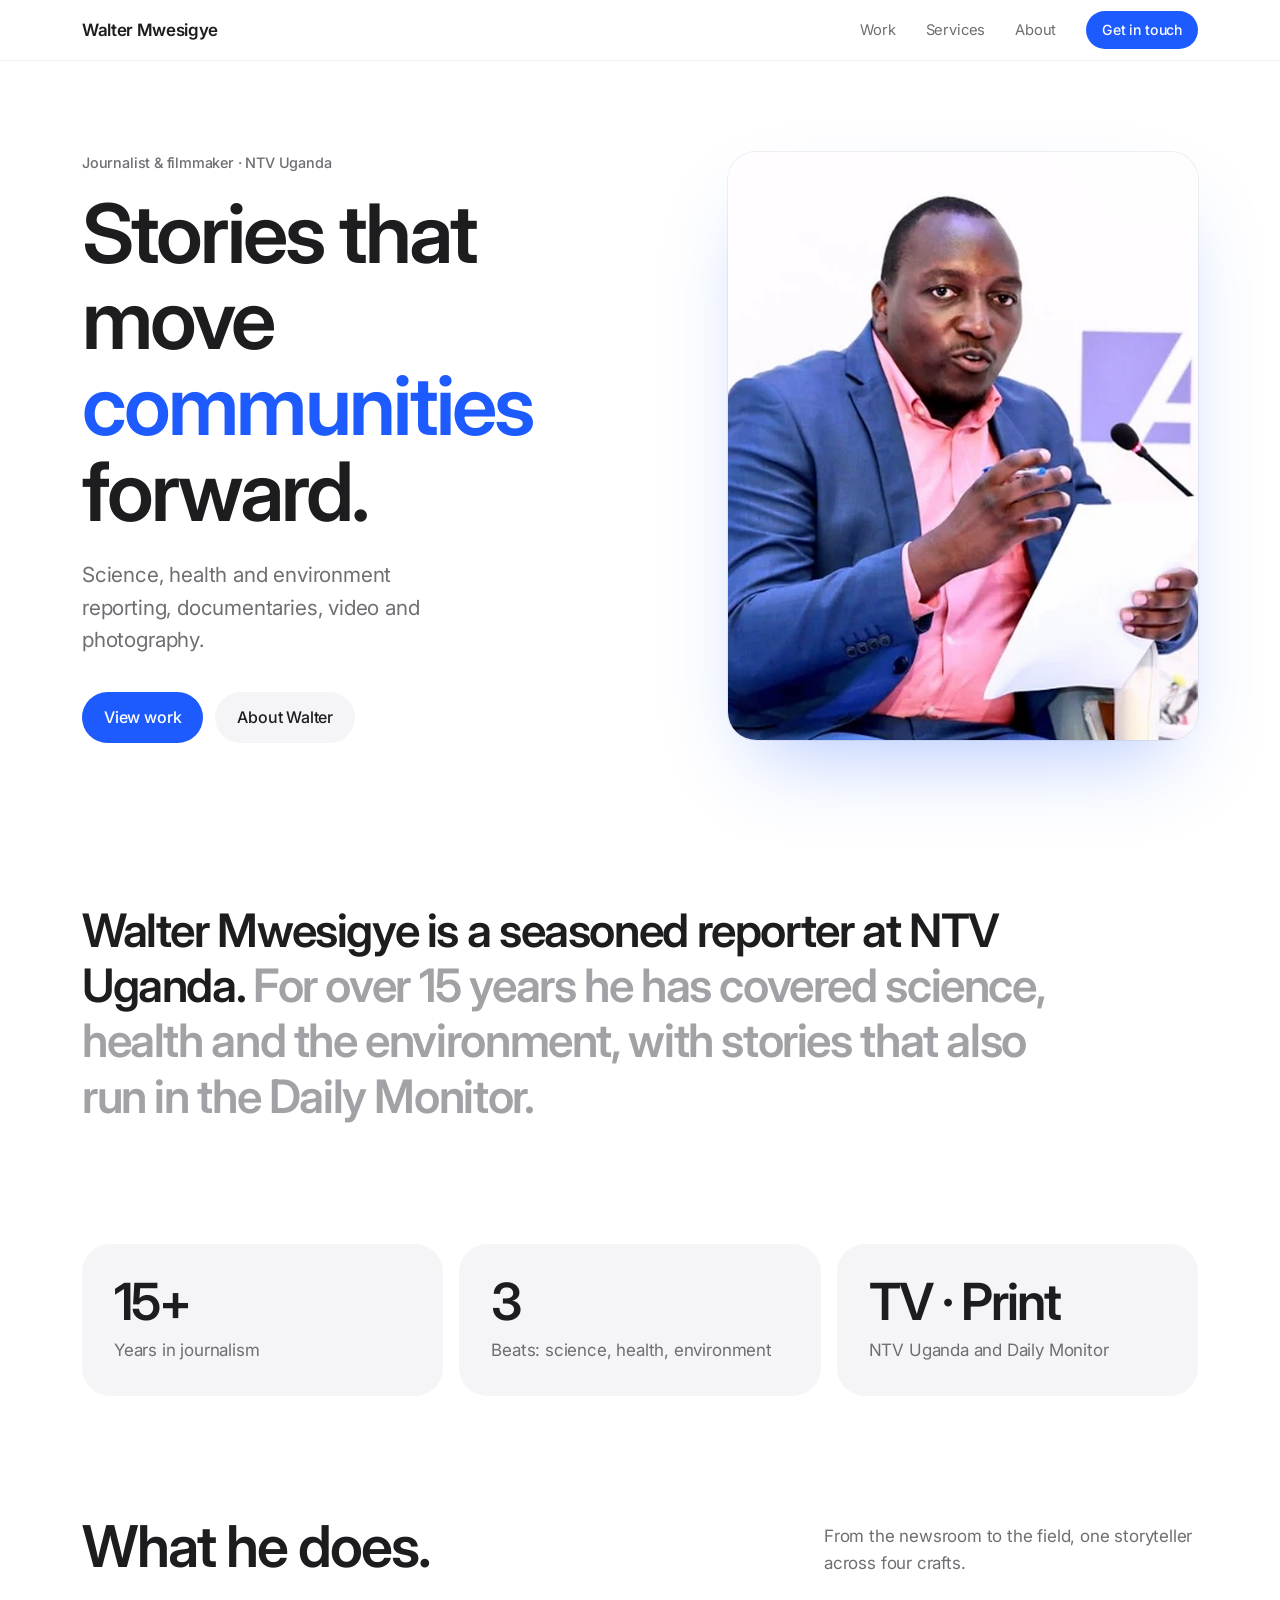
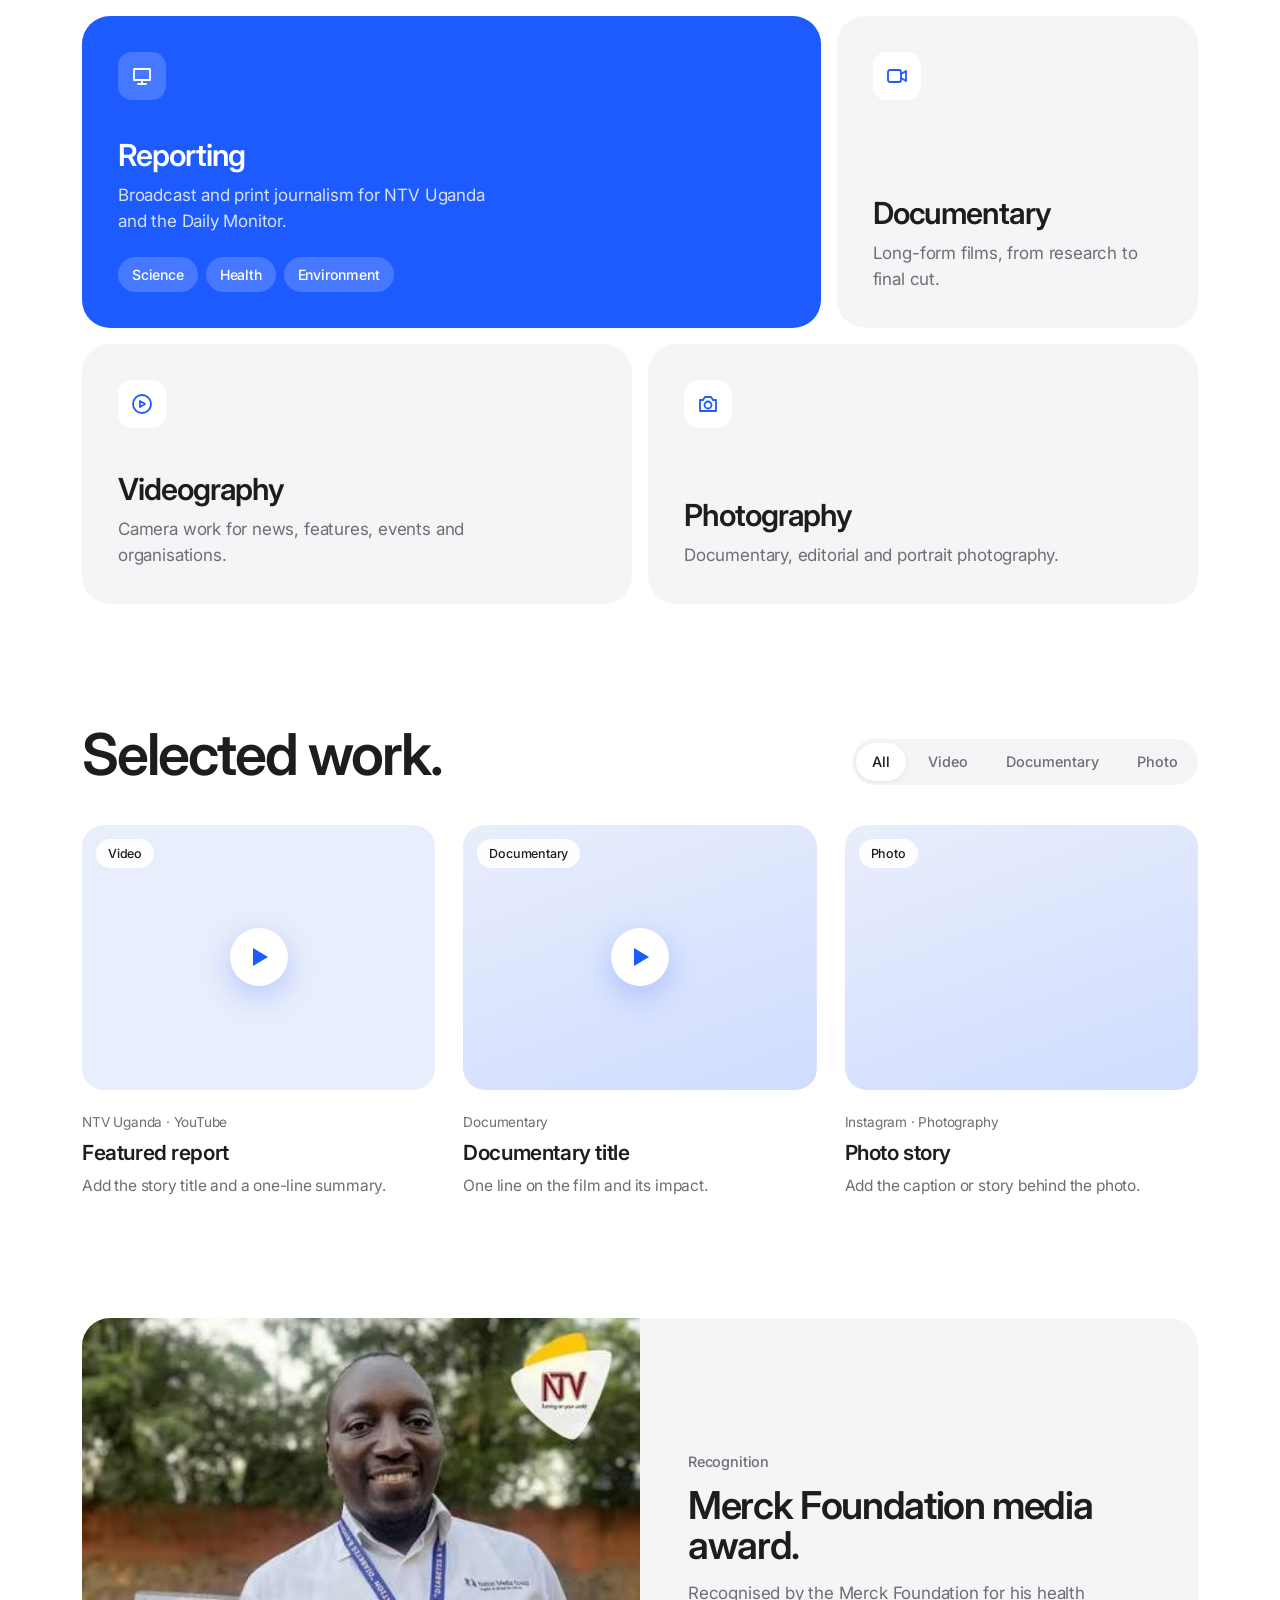
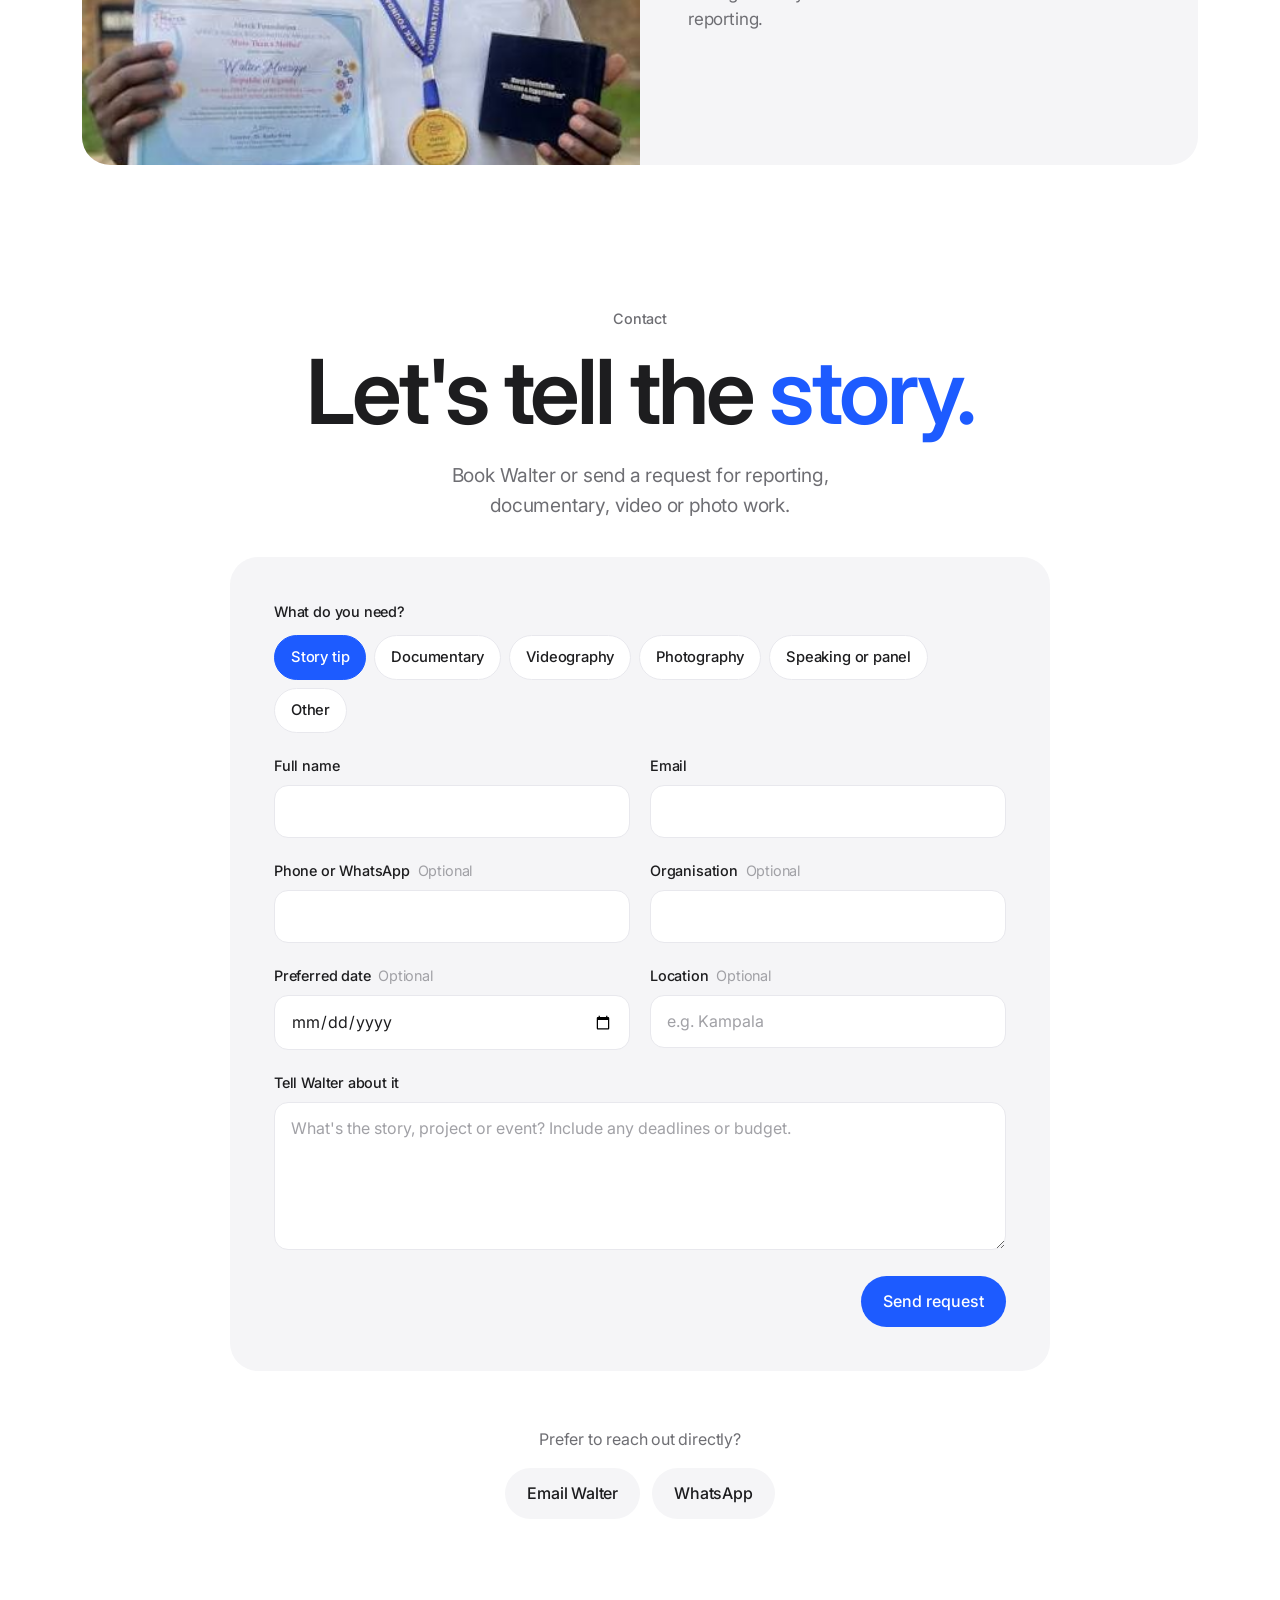
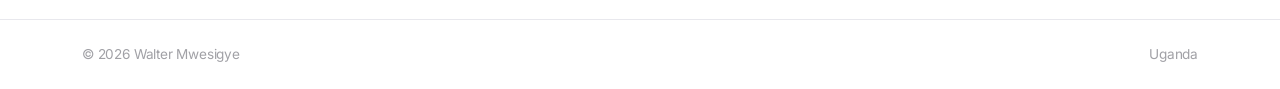
<file: index.html>
<!doctype html>
<html lang="en">
<head>
  <meta charset="utf-8">
  <meta name="viewport" content="width=device-width, initial-scale=1">
  <title>Walter Mwesigye | Journalist &amp; Filmmaker</title>
  <meta name="description" content="Walter Mwesigye is a seasoned reporter at NTV Uganda covering science, health and the environment, and a documentary producer, videographer and photographer.">
  <meta name="theme-color" content="#ffffff">
  <meta property="og:type" content="website">
  <meta property="og:title" content="Walter Mwesigye | Journalist &amp; Filmmaker">
  <meta property="og:description" content="Science, health and environment reporting, documentaries, video and photography from Uganda.">
  <meta property="og:image" content="assets/images/walter-hero.jpg">
  <link rel="icon" href="assets/favicon.svg" type="image/svg+xml">
  <link rel="preconnect" href="https://fonts.googleapis.com">
  <link rel="preconnect" href="https://fonts.gstatic.com" crossorigin>
  <link href="https://fonts.googleapis.com/css2?family=Inter:wght@400;500;600;700&display=swap" rel="stylesheet">
  <link rel="stylesheet" href="css/styles.css">
</head>
<body>
  <a class="skip" href="#main">Skip to content</a>

  <!-- All text, images and sections come from content/site.json.
       Edit them in the site editor at /admin, or in that file directly. -->
  <header class="nav" id="site-header"></header>
  <main id="main"></main>
  <footer id="site-footer"></footer>

  <noscript>
    <div class="wrap" style="padding:80px 16px">
      <h1>Walter Mwesigye</h1>
      <p>Journalist and filmmaker at NTV Uganda, covering science, health and the environment. Please turn on JavaScript to view this site.</p>
    </div>
  </noscript>

  <script type="module" src="js/main.js"></script>
</body>
</html>
</file>
<file: css/styles.css>
:root {
  --text: #1d1d1f;
  --muted: #6e6e73;
  --faint: #a1a1a6;
  --bg: #ffffff;
  --surface: #f5f5f7;
  --line: #e8e8ed;
  --blue: #1d5bff;
  --blue-dark: #0f46e0;
  --r: 28px;
}

* { box-sizing: border-box; }
html { scroll-behavior: smooth; scroll-padding-top: 72px; }
body {
  margin: 0;
  background: var(--bg);
  color: var(--text);
  font: 17px/1.55 Inter, -apple-system, BlinkMacSystemFont, "SF Pro Text", system-ui, sans-serif;
  -webkit-font-smoothing: antialiased;
  letter-spacing: -0.011em;
}
img { display: block; max-width: 100%; height: auto; }
a { color: inherit; text-decoration: none; }
button { font: inherit; }
:focus-visible { outline: 2px solid var(--blue); outline-offset: 3px; border-radius: 8px; }

.wrap { max-width: 1180px; margin: 0 auto; padding: 0 16px; }
@media (min-width: 760px) { .wrap { padding: 0 32px; } }

h1, h2, h3 { margin: 0; font-weight: 600; letter-spacing: -0.035em; line-height: 1.05; }
.eyebrow { font-size: .9rem; font-weight: 500; color: var(--muted); }
.blue { color: var(--blue); }

.skip { position: absolute; left: -999px; top: 8px; background: var(--blue); color: #fff; padding: 8px 14px; border-radius: 999px; z-index: 100; }
.skip:focus { left: 8px; }

/* Buttons */
.btn {
  display: inline-flex; align-items: center; gap: 8px;
  padding: 13px 22px; border-radius: 999px; font-weight: 500; font-size: 1rem;
  transition: transform .2s ease, background .2s ease;
}
.btn:hover { transform: translateY(-1px); }
.btn.primary { background: var(--blue); color: #fff; }
.btn.primary:hover { background: var(--blue-dark); }
.btn.secondary { background: var(--surface); color: var(--text); }
.btn.secondary:hover { background: var(--line); }

/* Nav */
.nav {
  position: sticky; top: 0; z-index: 20;
  background: rgba(255, 255, 255, .8);
  -webkit-backdrop-filter: saturate(180%) blur(20px);
  backdrop-filter: saturate(180%) blur(20px);
  border-bottom: 1px solid rgba(0, 0, 0, .05);
}
.nav .wrap { display: flex; align-items: center; justify-content: space-between; height: 60px; }
.nav .name { font-weight: 600; letter-spacing: -.02em; }
.nav nav { display: flex; align-items: center; gap: 30px; font-size: .92rem; color: var(--muted); }
.nav nav a:not(.btn):hover { color: var(--text); }
.nav .btn { padding: 8px 16px; font-size: .88rem; }
.menu-btn { display: none; width: 40px; height: 40px; border: 0; background: none; cursor: pointer; position: relative; }
.menu-btn span { position: absolute; left: 10px; right: 10px; height: 1.5px; background: var(--text); transition: transform .25s ease, top .25s ease; }
.menu-btn span:first-child { top: 16px; }
.menu-btn span:last-child { top: 23px; }
.menu-btn[aria-expanded="true"] span:first-child { top: 19.5px; transform: rotate(45deg); }
.menu-btn[aria-expanded="true"] span:last-child { top: 19.5px; transform: rotate(-45deg); }

@media (max-width: 720px) {
  .menu-btn { display: block; }
  .nav nav {
    position: absolute; top: 60px; left: 0; right: 0;
    flex-direction: column; align-items: stretch; gap: 0;
    background: #fff; padding: 8px 16px 20px;
    border-bottom: 1px solid var(--line);
    font-size: 1.15rem; color: var(--text);
    opacity: 0; pointer-events: none; transform: translateY(-8px);
    transition: opacity .2s ease, transform .2s ease;
  }
  .nav nav.open { opacity: 1; pointer-events: auto; transform: none; }
  .nav nav a:not(.btn) { padding: 14px 0; border-bottom: 1px solid var(--line); }
  .nav nav .btn { margin-top: 16px; justify-content: center; padding: 13px 22px; font-size: 1rem; }
}

/* Hero */
.hero { padding: 88px 0 40px; }
@media (max-width: 720px) { .hero { padding-top: 48px; } }
.hero-grid { display: grid; gap: 56px; align-items: center; }
@media (min-width: 940px) { .hero-grid { grid-template-columns: 1.1fr .9fr; gap: 72px; } }
.hero h1 { font-size: clamp(2.9rem, 6.4vw, 5.4rem); margin: 16px 0 24px; }
.hero .sub { font-size: 1.3rem; color: var(--muted); max-width: 30ch; margin: 0 0 36px; }
.ctas { display: flex; flex-wrap: wrap; gap: 12px; }
.portrait { position: relative; }
.portrait img {
  width: 100%; aspect-ratio: 4 / 5; object-fit: cover; object-position: center top;
  border-radius: var(--r);
  background: var(--surface);
  box-shadow: 0 0 0 1px rgba(0, 0, 0, .06), 0 40px 80px -30px rgba(29, 91, 255, .35);
}

/* Hero entrance */
.hero-text > *, .portrait { animation: rise .9s cubic-bezier(.2, .7, .2, 1) both; }
.hero-text > :nth-child(2) { animation-delay: .08s; }
.hero-text > :nth-child(3) { animation-delay: .16s; }
.hero-text > :nth-child(4) { animation-delay: .24s; }
.portrait { animation-delay: .2s; }
@keyframes rise { from { opacity: 0; transform: translateY(24px); } }

/* Statement */
.statement { padding: 120px 0; }
@media (max-width: 720px) { .statement { padding: 88px 0; } }
.statement p {
  font-size: clamp(1.7rem, 3.6vw, 2.9rem); font-weight: 600; letter-spacing: -.03em;
  line-height: 1.2; max-width: 22em; margin: 0;
}
.statement p span { color: var(--faint); }

/* Stats */
.stats { display: grid; grid-template-columns: repeat(auto-fit, minmax(220px, 1fr)); gap: 16px; }
.stat { background: var(--surface); border-radius: var(--r); padding: 32px; }
.stat b { display: block; font-size: 3.2rem; font-weight: 600; letter-spacing: -.04em; line-height: 1; }
.stat span { color: var(--muted); display: block; margin-top: 10px; }

/* Sections */
.section { padding: 120px 0 0; }
@media (max-width: 720px) { .section { padding-top: 88px; } }
.section-head { display: flex; flex-wrap: wrap; justify-content: space-between; align-items: end; gap: 20px; margin-bottom: 40px; }
.section-head h2 { font-size: clamp(2.2rem, 4.5vw, 3.6rem); }
.section-head p { color: var(--muted); margin: 0; max-width: 34ch; }

/* Bento */
.bento { display: grid; gap: 16px; grid-template-columns: 1fr; }
@media (min-width: 860px) {
  .bento { grid-template-columns: repeat(6, 1fr); }
  .b1 { grid-column: span 4; } .b2 { grid-column: span 2; }
  .b3 { grid-column: span 3; } .b4 { grid-column: span 3; }
}
.card {
  background: var(--surface); border-radius: var(--r); padding: 36px; min-height: 260px;
  display: flex; flex-direction: column; justify-content: space-between; gap: 40px;
  transition: transform .4s cubic-bezier(.2, .7, .2, 1);
}
.card:hover { transform: scale(1.01); }
.card h3 { font-size: 1.9rem; margin-bottom: 10px; }
.card p { color: var(--muted); margin: 0; max-width: 36ch; }
.ic { width: 48px; height: 48px; border-radius: 14px; background: #fff; display: grid; place-items: center; }
.ic svg { width: 24px; height: 24px; fill: none; stroke: var(--blue); stroke-width: 1.8; stroke-linecap: round; stroke-linejoin: round; }
.card.feature { background: var(--blue); color: #fff; }
.card.feature p { color: rgba(255, 255, 255, .82); }
.card.feature .ic { background: rgba(255, 255, 255, .18); }
.card.feature .ic svg { stroke: #fff; }
.beats { display: flex; flex-wrap: wrap; gap: 8px; margin-top: 22px; }
.beats span { background: rgba(255, 255, 255, .18); padding: 7px 14px; border-radius: 999px; font-size: .88rem; font-weight: 500; }

/* Work */
.filters { display: flex; flex-wrap: wrap; gap: 6px; background: var(--surface); padding: 4px; border-radius: 999px; }
.filter { border: 0; background: none; color: var(--muted); padding: 8px 16px; border-radius: 999px; font-size: .9rem; font-weight: 500; cursor: pointer; transition: background .2s, color .2s; }
.filter:hover { color: var(--text); }
.filter.active { background: #fff; color: var(--text); box-shadow: 0 1px 4px rgba(0, 0, 0, .08); }
.work { display: grid; gap: 32px 28px; grid-template-columns: 1fr; }
@media (min-width: 760px) { .work { grid-template-columns: repeat(2, 1fr); } }
@media (min-width: 1040px) { .work { grid-template-columns: repeat(3, 1fr); } }
.item { display: block; }
.item[hidden] { display: none; }
.thumb {
  aspect-ratio: 4 / 3; border-radius: 22px; margin-bottom: 18px; overflow: hidden; position: relative;
  background: #e9eefc linear-gradient(160deg, #e9eefc, #cfdcff) center / cover no-repeat;
  display: grid; place-items: center;
  transition: transform .4s cubic-bezier(.2, .7, .2, 1);
}
.item:hover .thumb { transform: scale(1.015); }
.type { position: absolute; top: 14px; left: 14px; background: rgba(255, 255, 255, .92); border-radius: 999px; padding: 5px 12px; font-size: .78rem; font-weight: 500; }
.play {
  width: 58px; height: 58px; border-radius: 50%; background: #fff;
  display: grid; place-items: center; box-shadow: 0 10px 30px rgba(29, 91, 255, .25);
  transition: transform .25s ease;
}
.play::after { content: ""; border-left: 15px solid var(--blue); border-top: 9px solid transparent; border-bottom: 9px solid transparent; margin-left: 4px; }
.item:hover .play { transform: scale(1.08); }
.meta { font-size: .85rem; color: var(--muted); }
.item h3 { font-size: 1.3rem; letter-spacing: -.02em; margin: 6px 0 8px; line-height: 1.25; }
.item p { margin: 0; color: var(--muted); font-size: .97rem; }

/* Recognition */
.rec { display: grid; background: var(--surface); border-radius: var(--r); overflow: hidden; }
@media (min-width: 900px) { .rec { grid-template-columns: 1fr 1fr; } }
/* 5:4 crop from the top hides the broadcaster banner along the bottom of the photo */
.rec img { width: 100%; height: 100%; aspect-ratio: 5 / 4; object-fit: cover; object-position: center top; }
.rec .t { padding: 48px 36px; display: flex; flex-direction: column; justify-content: center; }
@media (min-width: 900px) { .rec .t { padding: 48px; } }
.rec h3 { font-size: clamp(1.8rem, 3vw, 2.6rem); margin: 12px 0 14px; }
.rec p { color: var(--muted); margin: 0; max-width: 36ch; }

/* Contact */
.contact { padding: 140px 0 100px; text-align: center; }
.contact h2 { font-size: clamp(2.8rem, 7vw, 5.6rem); margin: 14px 0 22px; }
.contact p { color: var(--muted); font-size: 1.2rem; margin: 0 auto 36px; max-width: 32ch; }
.contact .ctas { justify-content: center; }

/* Booking form */
.booking {
  max-width: 820px; margin: 0 auto; text-align: left;
  background: var(--surface); border-radius: var(--r); padding: 28px 20px;
  display: grid; gap: 20px; grid-template-columns: 1fr;
}
@media (min-width: 720px) { .booking { grid-template-columns: 1fr 1fr; padding: 44px; gap: 22px 20px; } }
.booking .full { grid-column: 1 / -1; }
.field { display: flex; flex-direction: column; gap: 8px; min-width: 0; border: 0; margin: 0; padding: 0; }
.field label, .field legend { font-size: .9rem; font-weight: 500; padding: 0; }
.field legend { margin-bottom: 12px; }
.opt { color: var(--faint); font-weight: 400; margin-left: 4px; }
.field input, .field textarea {
  font: inherit; font-size: 1rem; color: var(--text);
  background: #fff; border: 1px solid var(--line); border-radius: 14px;
  padding: 13px 16px; width: 100%; min-height: 50px;
  transition: border-color .2s, box-shadow .2s;
  -webkit-appearance: none; appearance: none;
}
.field textarea { resize: vertical; min-height: 140px; line-height: 1.5; }
.field input::placeholder, .field textarea::placeholder { color: var(--faint); }
.field input:focus, .field textarea:focus { outline: none; border-color: var(--blue); box-shadow: 0 0 0 4px rgba(29, 91, 255, .15); }
.field input.invalid, .field textarea.invalid { border-color: #d93025; box-shadow: 0 0 0 4px rgba(217, 48, 37, .1); }
.options { display: flex; flex-wrap: wrap; gap: 8px; }
.options label { position: relative; cursor: pointer; }
.options input { position: absolute; opacity: 0; inset: 0; margin: 0; cursor: pointer; }
.options span {
  display: inline-block; padding: 10px 16px; border-radius: 999px; font-size: .92rem; font-weight: 500;
  background: #fff; border: 1px solid var(--line); color: var(--text);
  transition: background .2s, border-color .2s, color .2s;
}
.options label:hover span { border-color: var(--faint); }
.options input:checked + span { background: var(--blue); border-color: var(--blue); color: #fff; }
.options input:focus-visible + span { outline: 2px solid var(--blue); outline-offset: 3px; }
.hp { position: absolute; left: -9999px; width: 1px; height: 1px; opacity: 0; }
.form-foot { display: flex; flex-wrap: wrap; align-items: center; justify-content: space-between; gap: 16px; margin-top: 4px; }
.form-foot .btn { border: 0; cursor: pointer; }
.form-foot .btn[disabled] { opacity: .6; cursor: wait; }
.contact .status { margin: 0; font-size: .95rem; color: var(--muted); max-width: none; }
.contact .status.ok { color: #137333; }
.contact .status.err { color: #d93025; }
@media (max-width: 719px) { .form-foot .btn { width: 100%; justify-content: center; } }
.contact .direct { margin: 56px auto 16px; font-size: 1rem; }
.socials { display: flex; flex-wrap: wrap; justify-content: center; gap: 12px 28px; margin-top: 40px; color: var(--muted); font-size: .95rem; }
.socials a:hover { color: var(--blue); }

footer { border-top: 1px solid var(--line); padding: 24px 0; color: var(--faint); font-size: .85rem; }
footer .wrap { display: flex; justify-content: space-between; }

/* Scroll reveal (only when JS is running) */
.js .reveal { opacity: 0; transform: translateY(28px); transition: opacity .8s ease, transform .8s cubic-bezier(.2, .7, .2, 1); }
.js .reveal.in { opacity: 1; transform: none; }

@media (prefers-reduced-motion: reduce) {
  html { scroll-behavior: auto; }
  *, *::before, *::after { animation: none !important; transition: none !important; }
  .js .reveal { opacity: 1; transform: none; }
}

/* ---------- Content-driven sections ---------- */
.stats-section { padding: 0; }
.hero-grid.no-media { grid-template-columns: 1fr; max-width: 900px; }

/* Services: card sizes */
@media (min-width: 860px) {
  .bento .card { grid-column: span 3; }
  .bento .size-wide { grid-column: span 4; }
  .bento .size-half { grid-column: span 3; }
  .bento .size-narrow { grid-column: span 2; }
  .bento .size-full { grid-column: span 6; }
}
.card-img { width: 100%; aspect-ratio: 16 / 10; object-fit: cover; border-radius: 18px; }

/* Video */
.video-frame { position: relative; width: 100%; aspect-ratio: 16 / 9; border-radius: 22px; overflow: hidden; background: #000; }
.video-frame iframe, .video-frame video { position: absolute; inset: 0; width: 100%; height: 100%; border: 0; object-fit: cover; }
.portrait .video-frame { border-radius: var(--r); box-shadow: 0 40px 80px -30px rgba(29, 91, 255, .35); }
.video-block .video-frame { border-radius: var(--r); }

/* Feature (image + text) */
.rec.flip > :first-child { order: 2; }
.rec.no-media { grid-template-columns: 1fr; }
.rec .video-frame { border-radius: 0; height: 100%; min-height: 280px; }
.rich p { color: var(--muted); margin: 0 0 1em; max-width: 60ch; }
.rich p:last-child { margin-bottom: 0; }
.rich a, .link { color: var(--blue); font-weight: 500; }
.rec .rich { margin-bottom: 20px; }
.rec .rich:last-child { margin-bottom: 0; }

/* Text section */
.text-section h2 { font-size: clamp(2.2rem, 4.5vw, 3.6rem); margin: 12px 0 24px; }
.text-section .rich p { font-size: 1.15rem; line-height: 1.65; }
.text-section .ctas { margin-top: 32px; }
.text-section.center .wrap { text-align: center; }
.text-section.center .rich p { margin-left: auto; margin-right: auto; }
.text-section.center .ctas { justify-content: center; }

/* Gallery */
.gallery { display: grid; gap: 16px; grid-template-columns: repeat(2, 1fr); }
@media (min-width: 860px) {
  .gallery.cols-3 { grid-template-columns: repeat(3, 1fr); }
  .gallery.cols-4 { grid-template-columns: repeat(4, 1fr); }
}
.gallery figure { margin: 0; }
.gallery a { display: block; }
.gthumb {
  aspect-ratio: 1; border-radius: 20px; background: var(--surface) center / cover no-repeat;
  display: grid; place-items: center; overflow: hidden; position: relative;
  transition: transform .4s cubic-bezier(.2, .7, .2, 1);
}
.gthumb video { position: absolute; inset: 0; width: 100%; height: 100%; object-fit: cover; }
.gthumb .play { position: relative; }
.gallery a:hover .gthumb { transform: scale(1.015); }
.gallery figcaption { font-size: .9rem; color: var(--muted); margin-top: 10px; }

/* Lightbox */
.no-scroll { overflow: hidden; }
.lightbox {
  position: fixed; inset: 0; z-index: 100; background: rgba(0, 0, 0, .88);
  display: grid; place-items: center; padding: 64px 16px 24px;
  animation: fade .2s ease;
}
@keyframes fade { from { opacity: 0; } }
.lightbox figure { margin: 0; width: min(1100px, 100%); }
.lightbox img { max-height: 80vh; width: auto; max-width: 100%; margin: 0 auto; border-radius: 12px; }
.lightbox figcaption { color: #ddd; text-align: center; margin-top: 14px; }
.lb-close {
  position: absolute; top: 14px; right: 16px; width: 44px; height: 44px; border-radius: 50%;
  border: 0; background: rgba(255, 255, 255, .15); color: #fff; font-size: 1.8rem; line-height: 1; cursor: pointer;
}
.lb-close:hover { background: rgba(255, 255, 255, .25); }

/* Editor preview: show which section is selected */
.preview-mode #main > section { position: relative; cursor: pointer; }
.preview-mode #main > section::after {
  content: ""; position: absolute; inset: 4px; border-radius: 18px; pointer-events: none;
  outline: 2px dashed transparent; transition: outline-color .15s;
}
.preview-mode #main > section:hover::after { outline-color: rgba(29, 91, 255, .35); }
.preview-mode #main > section.is-selected::after { outline: 2px solid var(--blue); }
.empty-page { text-align: center; color: var(--muted); padding-bottom: 120px; }
</file>
